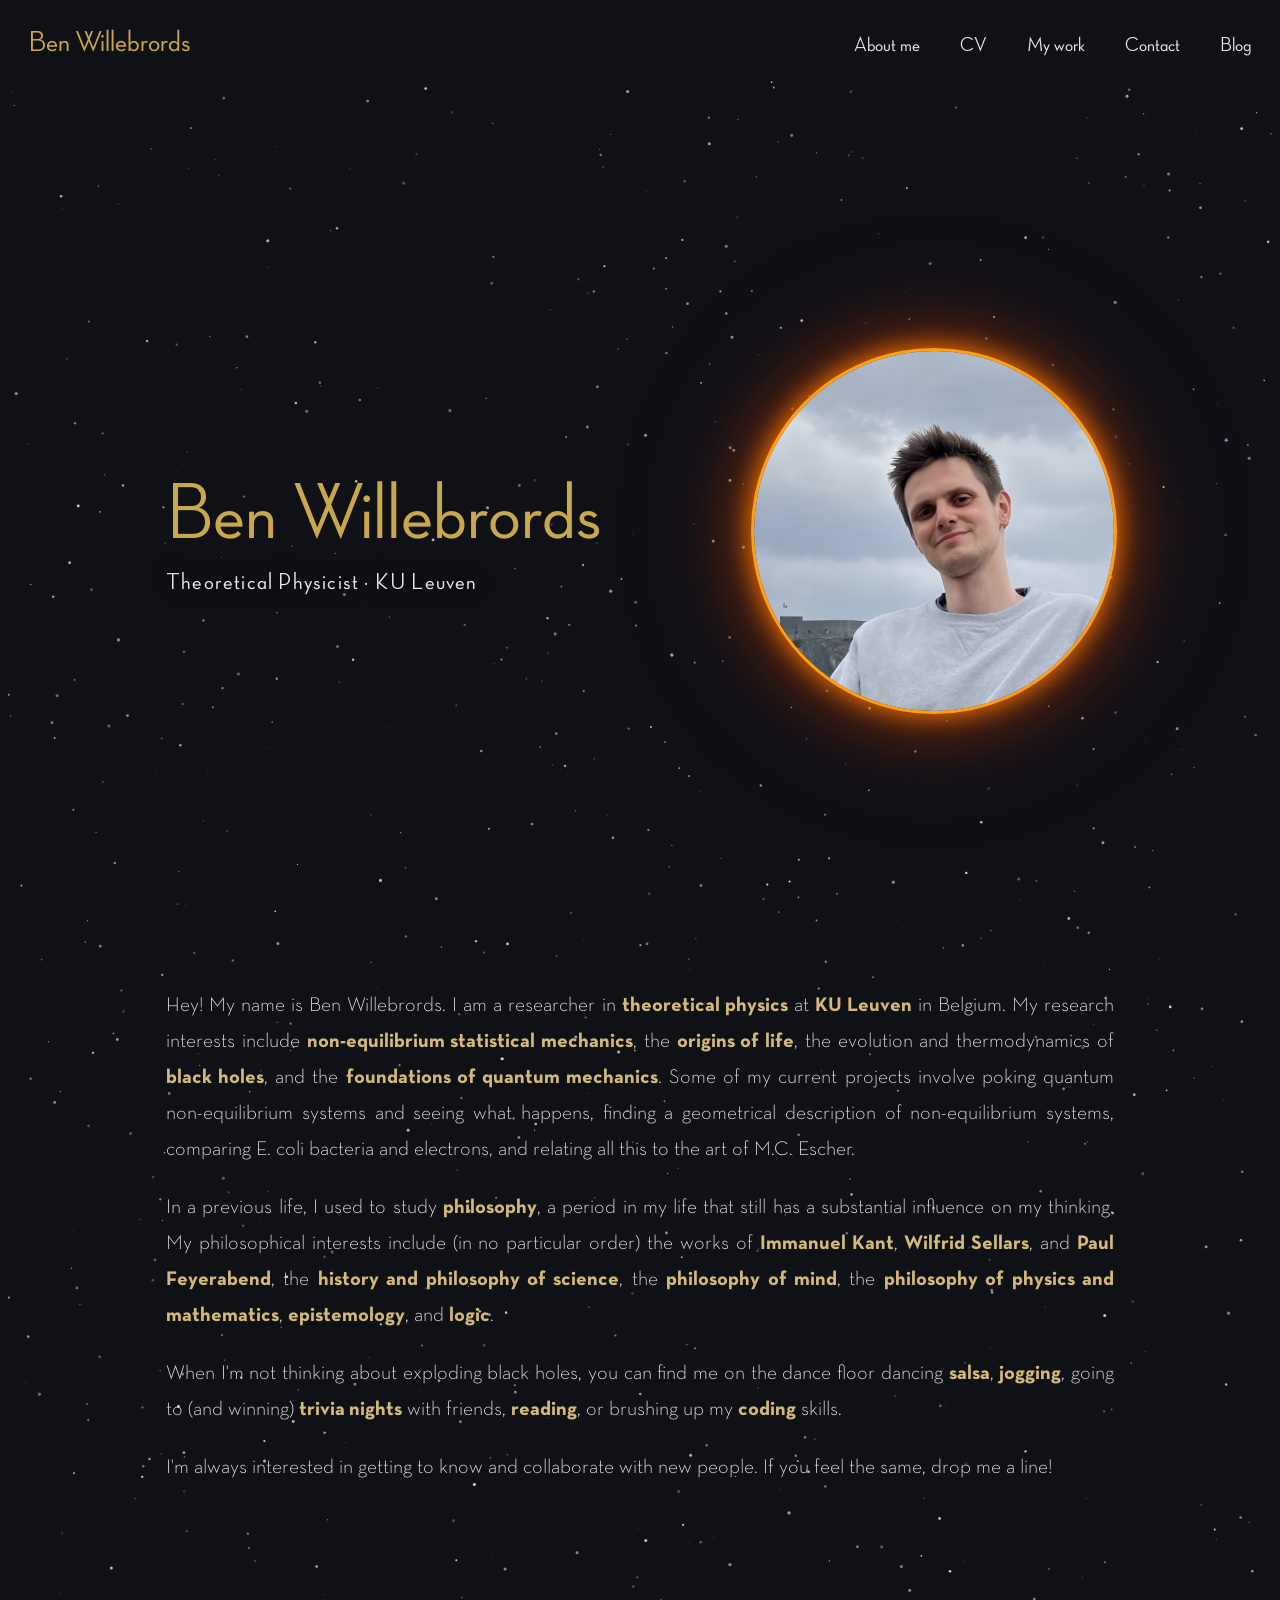
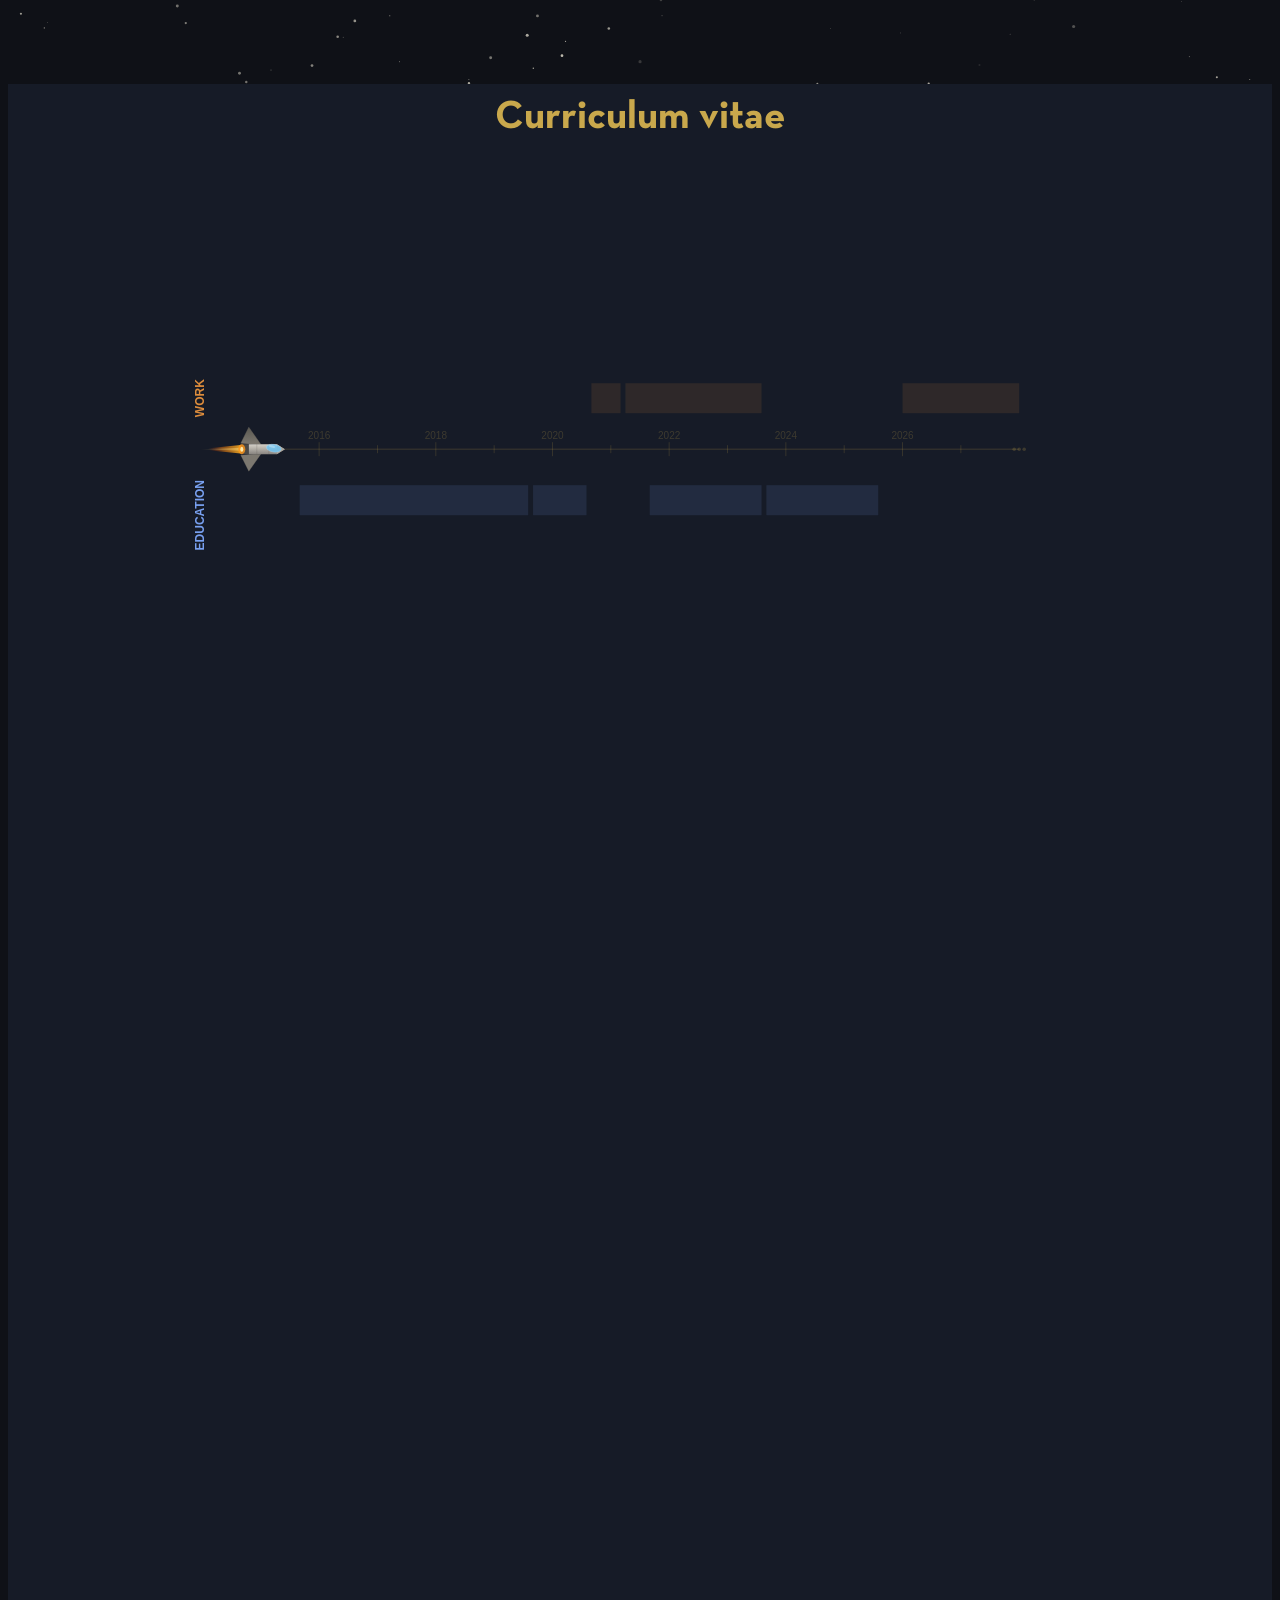
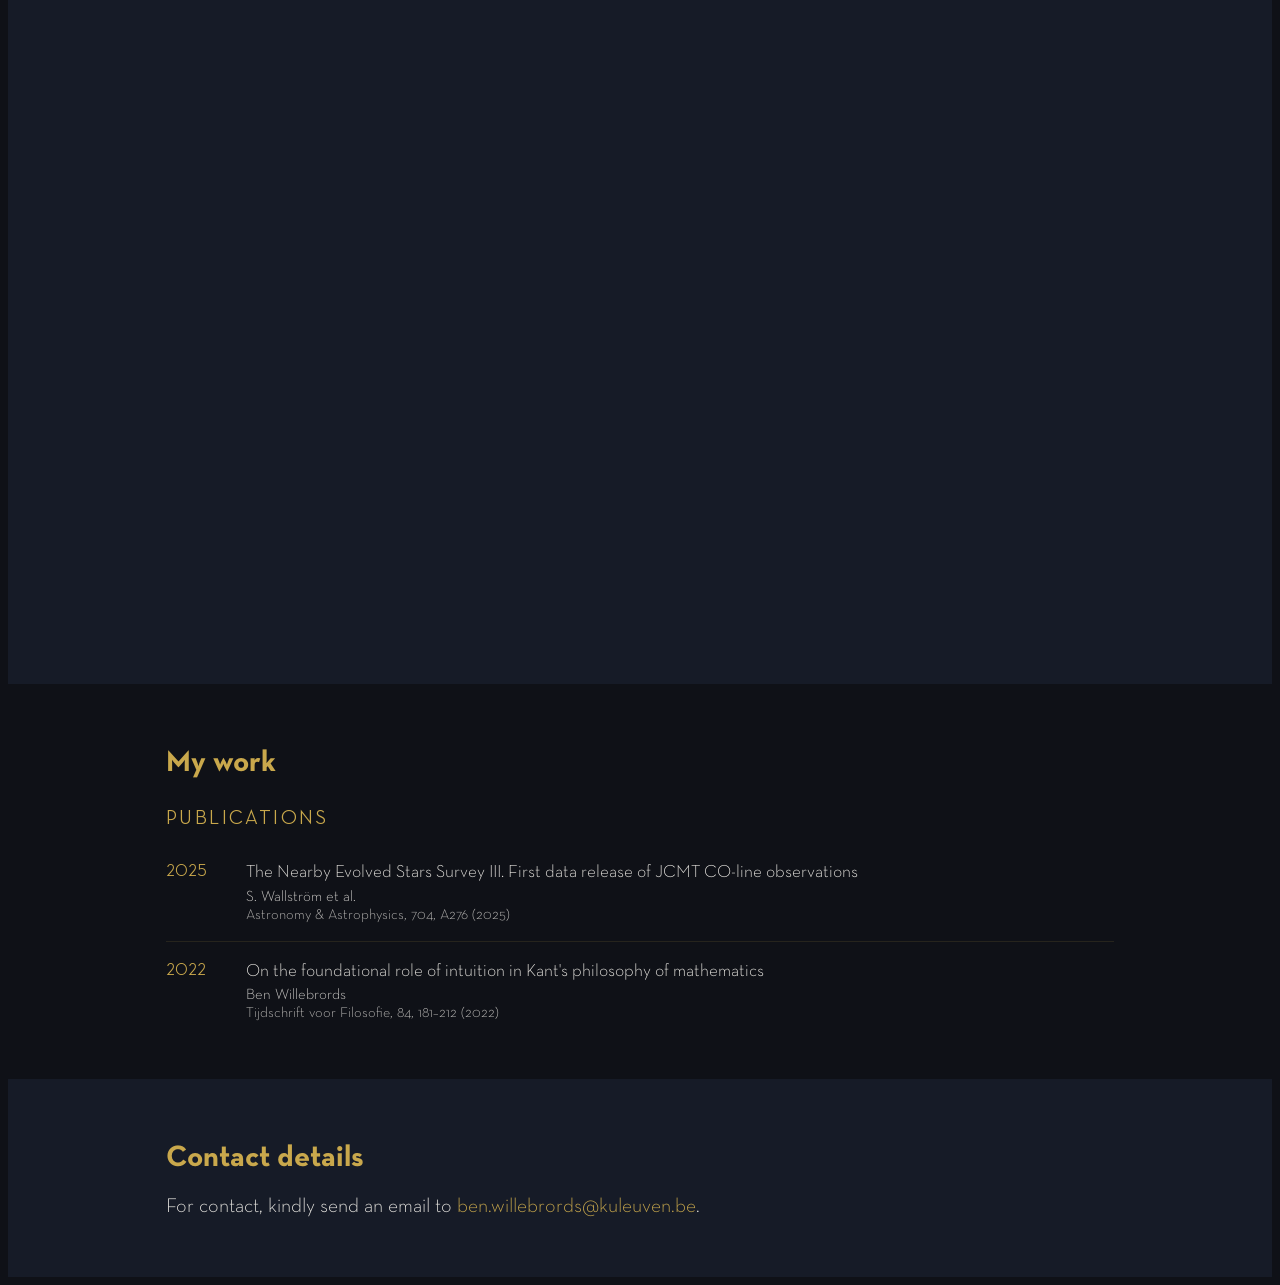
<file: index.html>
<!DOCTYPE html>
<html lang="en">
<head>
    <meta charset="UTF-8">
    <meta name="viewport" content="width=device-width, initial-scale=1.0">
    <title>Ben Willebrords</title>
    <link rel="stylesheet" href="./resources/css/style.css">
    
</head>
<body>
    <a href="#main-content" class="skip-link">Skip to main content</a>
    <header>
        <a class="name" href="/">
            Ben Willebrords
        </a>
        <nav aria-label="Main navigation">
            <ul>
                <li><a href="#about-me-bio">About me</a></li>
                <li><a href="#CV">CV</a></li>
                <li><a href="#my-work">My work</a></li>
                <li><a href="#contact">Contact</a></li>
                <li><a href="blog.html">Blog</a></li>
            </ul>
        </nav>
    </header>

    <main id="main-content">
    <div id="about-me">
        <canvas id="star-canvas" aria-hidden="true"></canvas>
        <div id="hero">
            <div id="hero-left">
                <h1 id="hero-name">Ben Willebrords</h1>
                <p id="hero-tagline">Theoretical Physicist · KU Leuven</p>
            </div>
            <div id="black-hole">
                <img src="resources/profiel_crop_smooth.jpg" alt="Profile picture of Ben Willebrords" id="profile-pic">
            </div>
        </div>
        <div id="about-me-bio">
            <p>Hey! My name is Ben Willebrords. I am a researcher in <strong>theoretical physics</strong> at
                <strong>KU Leuven</strong> in Belgium. My research interests include <strong>non-equilibrium
                statistical mechanics</strong>, the <strong>origins of life</strong>,
                the evolution and thermodynamics of <strong>black holes</strong>, and the
                <strong>foundations of quantum mechanics</strong>. Some of my current projects involve
                poking quantum non-equilibrium systems and seeing what happens, finding a geometrical
                description of non-equilibrium systems, comparing E. coli bacteria and electrons, and
                relating all this to the art of M.C. Escher.</p>
            <p>In a previous life, I used to study <strong>philosophy</strong>, a period in my life that still
                has a substantial influence on my thinking. My philosophical interests include
                (in no particular order) the works of <strong>Immanuel Kant</strong>,
                <strong>Wilfrid Sellars</strong>, and <strong>Paul Feyerabend</strong>,
                the <strong>history and philosophy of science</strong>, the <strong>philosophy of mind</strong>,
                the <strong>philosophy of physics and mathematics</strong>, <strong>epistemology</strong>, and <strong>logic</strong>.</p>
            <p>When I'm not thinking about exploding black holes, you can find me on the dance floor
                dancing <strong>salsa</strong>, <strong>jogging</strong>, going to (and winning) <strong>trivia nights</strong> with friends, <strong>reading</strong>,
                or brushing up my <strong>coding</strong> skills.</p>
            <p>I'm always interested in getting to know and collaborate with new people.
                If you feel the same, drop me a line!</p>
        </div>
    </div>

    <div id="CV">
        <div id="cv-scroll-area">
            <div id="cv-sticky">
                <h2 id="cv-title"><span class="cv-title-long">Curriculum vitae</span><span class="cv-title-short">CV</span></h2>
                <canvas id="cv-canvas" aria-hidden="true"></canvas>

                <div id="cv-card-0" class="cv-card">
                    <h3>BA of Philosophy</h3>
                    <span class="cv-period">Sep 2015 – Jun 2019 · KU Leuven</span>
                    <p>Thesis on the psychology and epistemology of the hard problem of consciousness.</p>
                </div>

                <div id="cv-card-1" class="cv-card">
                    <h3>MA of Philosophy</h3>
                    <span class="cv-period">Sep 2019 – Jun 2020 · KU Leuven</span>
                    <p>Awarded the Mercier prize for my thesis on Kant's philosophy of mathematics, later published in <em>Tijdschrift voor Filosofie</em>.</p>
                </div>

                <div id="cv-card-2" class="cv-card cv-card-work">
                    <h3>Research &amp; Teaching Assistant</h3>
                    <span class="cv-period">Sep 2020 – Mar 2021 · KU Leuven</span>
                    <p>Interdisciplinary researcher in philosophy and computer science. Teaching assistant for a course on logic and argumentation theory.</p>
                </div>

                <div id="cv-card-3" class="cv-card cv-card-work">
                    <h3>Science Teacher</h3>
                    <span class="cv-period">Apr 2021 – Aug 2023 · Sint-Martinuscollege Overijse</span>
                    <p>Teacher of physics, mathematics, and philosophy of science in secondary school.</p>
                </div>

                <div id="cv-card-4" class="cv-card">
                    <h3>BSc of Physics</h3>
                    <span class="cv-period">Sep 2021 – Jun 2023 · KU Leuven</span>
                    <p>Thesis on CO radio line shapes from AGB stars (later published in <i>Astronomy &amp; Astrophysics</i>) and on measuring the intensity and angular dependence of atmospheric muons.</p>
                </div>

                <div id="cv-card-5" class="cv-card">
                    <h3>MSc of Physics</h3>
                    <span class="cv-period">Sep 2023 – Jun 2025 · KU Leuven &amp; LMU Munich</span>
                    <p>Thesis on the Schwinger effect in Reissner-Nordström-de Sitter spacetime.
                        Exchange at the Arnold Sommerfeld Center for Theoretical Physics and the
                        Munich Center for Mathematical Philosophy.</p>
                </div>

                <div id="cv-card-6" class="cv-card cv-card-work">
                    <h3>PhD Researcher</h3>
                    <span class="cv-period">Jan 2026 – present · KU Leuven</span>
                    <p>Researcher of non-equilibrium statistical mechanics.</p>
                </div>
            </div>
        </div>
    </div>

    <div id="my-work">
        <h2>My work</h2>
        <h2 class="section-subheading">Publications</h2>
        <ul class="pub-list">
            <li class="pub-entry">
                <span class="pub-year">2025</span>
                <div class="pub-details">
                    <a href="https://doi.org/10.1051/0004-6361/202556298" class="pub-title" target="_blank" rel="noopener">The Nearby Evolved Stars Survey III. First data release of JCMT CO-line observations<span class="sr-only"> (opens in new tab)</span></a>
                    <span class="pub-authors">S. Wallström et al.</span>
                    <span class="pub-journal">Astronomy &amp; Astrophysics, 704, A276 (2025)</span>
                </div>
            </li>
            <li class="pub-entry">
                <span class="pub-year">2022</span>
                <div class="pub-details">
                    <a href="https://doi.org/10.2143/TVF.84.2.3291162" class="pub-title" target="_blank" rel="noopener">On the foundational role of intuition in Kant's philosophy of mathematics<span class="sr-only"> (opens in new tab)</span></a>
                    <span class="pub-authors">Ben Willebrords</span>
                    <span class="pub-journal">Tijdschrift voor Filosofie, 84, 181–212 (2022)</span>
                </div>
            </li>
        </ul>
    </div>

    <div id="contact">
        <h2>Contact details</h2>
        <p>For contact, kindly send an email to <span id="contact-email-wrap"></span>.</p>
    </div>
    </main>
    <script>
        (function () {
            const parts = ['ben', '.', 'willebrords', String.fromCharCode(64), 'kuleuven', '.', 'be'];
            const addr  = parts.join('');
            const a     = document.createElement('a');
            a.href        = 'mailto:' + addr;
            a.textContent = addr;
            document.getElementById('contact-email-wrap').appendChild(a);
        })();
    </script>
    <script src="resources/js/stars.js"></script>
    <script src="resources/js/cv-timeline.js"></script>
</body>
</html>
</file>
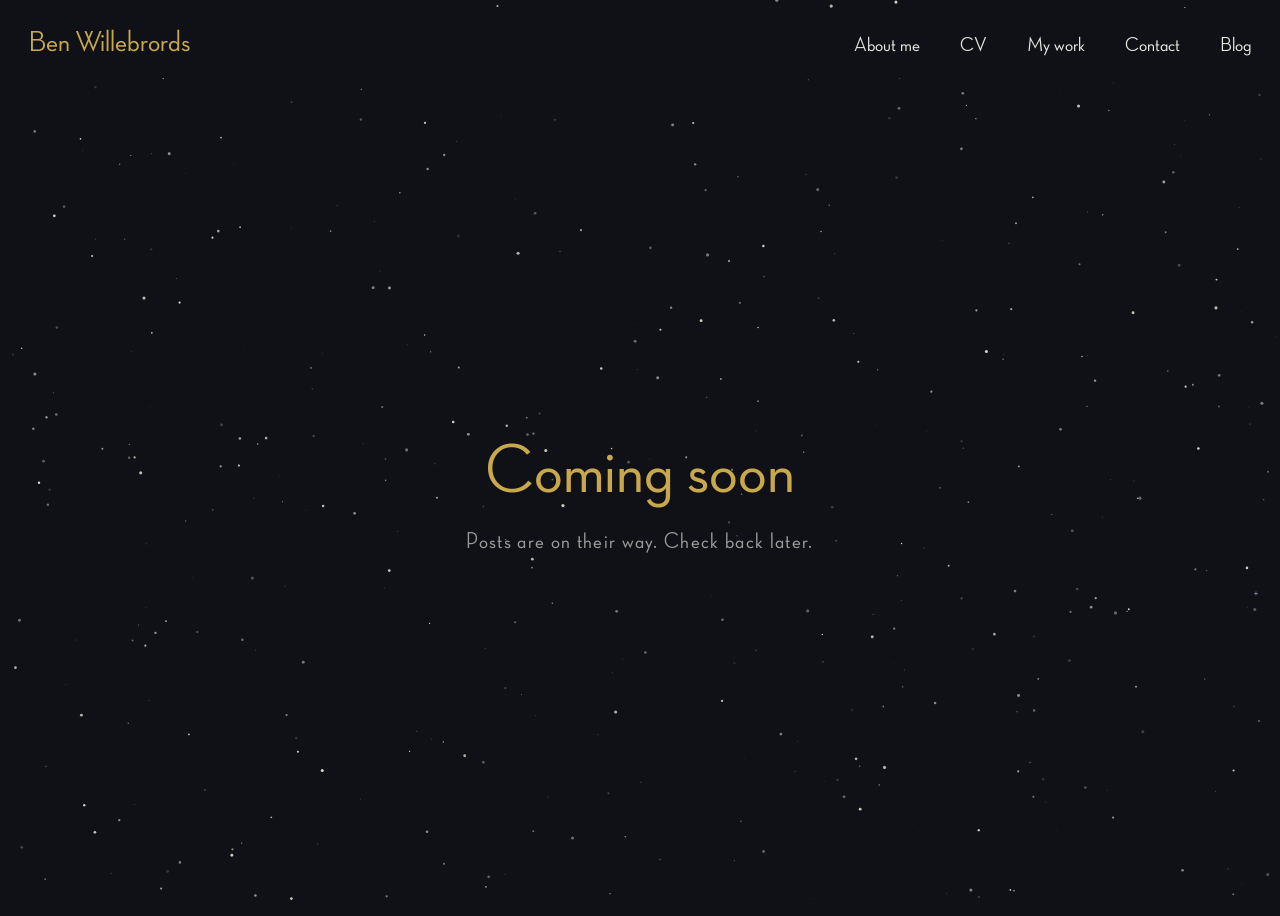
<file: blog.html>
<!DOCTYPE html>
<html lang="en">
<head>
    <meta charset="UTF-8">
    <meta name="viewport" content="width=device-width, initial-scale=1.0">
    <title>Blog — Ben Willebrords</title>
    <link rel="stylesheet" href="./resources/css/style.css">
    <style>
        #blog-canvas {
            position: fixed;
            top: 0;
            left: 0;
            width: 100%;
            height: 100%;
            pointer-events: none;
            z-index: 0;
        }

        #blog-content {
            position: relative;
            z-index: 1;
            display: flex;
            flex-direction: column;
            align-items: center;
            justify-content: center;
            height: calc(100vh - 3.5rem);
            text-align: center;
            gap: 1rem;
        }

        #blog-coming-soon {
            font-family: NeutraDisplay;
            font-weight: bolder;
            font-size: 3.5rem;
            color: #c9a84c;
            line-height: 1.1;
            margin: 0;
        }

        #blog-subtitle {
            font-family: NeutraDisplay;
            font-weight: bold;
            font-size: 1.1rem;
            color: rgba(232, 230, 225, 0.65);
            margin: 0;
            letter-spacing: 0.06em;
        }
    </style>
</head>
<body>
    <a href="#main-content" class="skip-link">Skip to main content</a>
    <header>
        <a class="name" href="index.html">
            Ben Willebrords
        </a>
        <nav aria-label="Main navigation">
            <ul>
                <li><a href="index.html#about-me">About me</a></li>
                <li><a href="index.html#CV">CV</a></li>
                <li><a href="index.html#my-work">My work</a></li>
                <li><a href="index.html#contact">Contact</a></li>
                <li><a href="blog.html">Blog</a></li>
            </ul>
        </nav>
    </header>

    <canvas id="blog-canvas" aria-hidden="true"></canvas>

    <main id="main-content">
    <div id="blog-content">
        <h1 id="blog-coming-soon">Coming soon</h1>
        <p id="blog-subtitle">Posts are on their way. Check back later.</p>
    </div>
    </main>

    <script>
        // Reuse the star animation with the blog canvas as target
        (function () {
            const canvas = document.getElementById('blog-canvas');
            const ctx = canvas.getContext('2d');

            let stars = [], shootingStars = [], satellites = [], supernovae = [];
            let lastTime = null;

            function resize() {
                canvas.width  = window.innerWidth;
                canvas.height = window.innerHeight;
                initStars();
            }

            function initStars() {
                stars = [];
                const count = Math.floor((canvas.width * canvas.height) / 2500);
                for (let i = 0; i < count; i++) {
                    stars.push({
                        x: Math.random() * canvas.width,
                        y: Math.random() * canvas.height,
                        radius: Math.random() * 1.4 + 0.2,
                        baseAlpha: Math.random() * 0.5 + 0.3,
                        twinkleSpeed: Math.random() * 0.015 + 0.004,
                        phase: Math.random() * Math.PI * 2,
                    });
                }
            }

            function spawnSatellite() {
                const edge = Math.floor(Math.random() * 4);
                let x, y;
                if (edge === 0) { x = Math.random() * canvas.width;  y = -4; }
                else if (edge === 1) { x = canvas.width + 4;  y = Math.random() * canvas.height; }
                else if (edge === 2) { x = Math.random() * canvas.width;  y = canvas.height + 4; }
                else { x = -4; y = Math.random() * canvas.height; }
                const tx = canvas.width - x + (Math.random() - 0.5) * canvas.width * 0.4;
                const ty = canvas.height - y + (Math.random() - 0.5) * canvas.height * 0.4;
                const dist = Math.sqrt((tx - x) ** 2 + (ty - y) ** 2);
                const speed = Math.random() * 0.6 + 0.5;
                satellites.push({ x, y, vx: (tx-x)/dist*speed, vy: (ty-y)/dist*speed,
                    blinkPhase: Math.random() * Math.PI * 2, blinkSpeed: Math.random() * 0.04 + 0.015 });
            }

            function spawnShootingStar() {
                const angle = Math.PI / 5 + (Math.random() - 0.5) * 0.4;
                const speed = Math.random() * 5 + 7;
                shootingStars.push({
                    x: Math.random() * canvas.width * 0.8, y: Math.random() * canvas.height * 0.5,
                    dx: Math.cos(angle), dy: Math.sin(angle), speed,
                    length: Math.random() * 120 + 80, life: 1.0,
                    decay: Math.random() * 0.006 + 0.004,
                });
            }

            function spawnSupernova() {
                supernovae.push({
                    x: Math.random() * canvas.width, y: Math.random() * canvas.height,
                    age: 0, duration: Math.random() * 4 + 7, maxGlow: Math.random() * 30 + 25,
                });
            }

            function draw(timestamp) {
                const dt = lastTime ? Math.min((timestamp - lastTime) / 1000, 0.1) : 0;
                lastTime = timestamp;
                ctx.clearRect(0, 0, canvas.width, canvas.height);

                for (const s of stars) {
                    s.phase += s.twinkleSpeed;
                    const alpha = Math.max(0.05, Math.min(1, s.baseAlpha + Math.sin(s.phase) * 0.25));
                    ctx.beginPath();
                    ctx.arc(s.x, s.y, s.radius, 0, Math.PI * 2);
                    ctx.fillStyle = `rgba(220, 215, 200, ${alpha})`;
                    ctx.fill();
                }

                for (let i = shootingStars.length - 1; i >= 0; i--) {
                    const s = shootingStars[i];
                    s.x += s.dx * s.speed; s.y += s.dy * s.speed; s.life -= s.decay;
                    if (s.life <= 0 || s.x > canvas.width + 50 || s.y > canvas.height + 50) {
                        shootingStars.splice(i, 1); continue;
                    }
                    const tailX = s.x - s.dx * s.length * s.life;
                    const tailY = s.y - s.dy * s.length * s.life;
                    const grad = ctx.createLinearGradient(tailX, tailY, s.x, s.y);
                    grad.addColorStop(0, `rgba(220, 215, 200, 0)`);
                    grad.addColorStop(1, `rgba(220, 215, 200, ${s.life * 0.9})`);
                    ctx.beginPath(); ctx.moveTo(tailX, tailY); ctx.lineTo(s.x, s.y);
                    ctx.strokeStyle = grad; ctx.lineWidth = 1.5; ctx.stroke();
                    ctx.beginPath(); ctx.arc(s.x, s.y, 1.2, 0, Math.PI * 2);
                    ctx.fillStyle = `rgba(255, 250, 230, ${s.life})`; ctx.fill();
                }

                for (let i = satellites.length - 1; i >= 0; i--) {
                    const s = satellites[i];
                    s.x += s.vx; s.y += s.vy; s.blinkPhase += s.blinkSpeed;
                    if (s.x < -20 || s.x > canvas.width + 20 || s.y < -20 || s.y > canvas.height + 20) {
                        satellites.splice(i, 1); continue;
                    }
                    const alpha = 0.45 + Math.sin(s.blinkPhase) * 0.35;
                    ctx.fillStyle = `rgba(200, 215, 255, ${Math.max(0.05, alpha)})`;
                    ctx.fillRect(s.x - 2, s.y - 0.5, 4, 1);
                    ctx.fillRect(s.x - 0.5, s.y - 2, 1, 4);
                }

                for (let i = supernovae.length - 1; i >= 0; i--) {
                    const s = supernovae[i];
                    s.age += dt;
                    if (s.age >= s.duration) { supernovae.splice(i, 1); continue; }
                    const t = s.age / s.duration;
                    const b = t < 0.08 ? t / 0.08 : 1 - (t - 0.08) / 0.92;
                    const glowR = 3 + b * s.maxGlow;
                    const halo = ctx.createRadialGradient(s.x, s.y, 0, s.x, s.y, glowR);
                    halo.addColorStop(0,    `rgba(255, 255, 235, ${b * 0.95})`);
                    halo.addColorStop(0.25, `rgba(200, 210, 255, ${b * 0.55})`);
                    halo.addColorStop(0.6,  `rgba(140, 160, 255, ${b * 0.20})`);
                    halo.addColorStop(1,    `rgba(100, 120, 220, 0)`);
                    ctx.beginPath(); ctx.arc(s.x, s.y, glowR, 0, Math.PI * 2);
                    ctx.fillStyle = halo; ctx.fill();
                    ctx.beginPath(); ctx.arc(s.x, s.y, Math.max(0.5, 2.5 * b), 0, Math.PI * 2);
                    ctx.fillStyle = `rgba(255, 255, 245, ${b})`; ctx.fill();
                    if (t < 0.30) {
                        const ringFrac = t / 0.30;
                        ctx.beginPath(); ctx.arc(s.x, s.y, ringFrac * s.maxGlow * 2.2, 0, Math.PI * 2);
                        ctx.strokeStyle = `rgba(180, 200, 255, ${(1 - ringFrac) * 0.45})`;
                        ctx.lineWidth = 1.2; ctx.stroke();
                    }
                }

                if (Math.random() < 0.0022)  spawnShootingStar();
                if (Math.random() < 0.00035) spawnSatellite();
                if (Math.random() < 0.00050) spawnSupernova();

                requestAnimationFrame(draw);
            }

            window.addEventListener('resize', resize);
            resize();
            spawnSatellite();
            requestAnimationFrame(draw);
        })();
    </script>
</body>
</html>
</file>
<file: resources/css/style.css>
/* font business */
    @font-face {
        font-family: NeutraTitling;
        src: url(../Fonts/NeutraDisplay-Titling.woff2) format('woff2');
    }

    @font-face {
        font-family: NeutraDisplay;
        src: url(../Fonts/NeutraDisplay-MediumAlt.woff2) format('woff2');
        font-weight: bold;
    }

    @font-face {
        font-family: NeutraDisplay;
        src: url(../Fonts/NeutraDisplay-BoldAlt.woff2) format('woff2');
        font-weight: bolder;
    }

    @font-face {
        font-family: NeutraDisplay;
        src: url(../Fonts/NeutraDisplay-LightAlt.woff2) format('woff2');
        font-weight: normal;
    }

    @font-face {
        font-family: NeutraDisplay;
        src: url(../Fonts/NeutraDisplay-ThinAlt.woff2) format('woff2');
        font-weight: lighter;
    }

    @font-face {
        font-family: NeutraDraft;
        src: url(../Fonts/NeutraDisplay-DraftAlt.otf) format('opentype');
    }

    @font-face {
        font-family: NeutraText;
        src: url(../Fonts/NeutraText-Demi.otf) format('opentype');
        font-weight: normal;
        font-style: normal;
    }

    @font-face {
        font-family: NeutraText;
        src: url(../Fonts/NeutraText-DemiItalic.otf) format('opentype');
        font-weight: normal;
        font-style: italic;
    }

    @font-face {
        font-family: NeutraText;
        src: url(../Fonts/NeutraText-Bold.otf) format('opentype');
        font-weight: bold;
        font-style: normal;
    }

    @font-face {
        font-family: NeutraText;
        src: url(../Fonts/NeutraText-BoldItalic.otf) format('opentype');
        font-weight: bold;
        font-style: italic;
    }

    @font-face {
        font-family: NeutraText;
        src: url(../Fonts/NeutraText-Light.otf) format('opentype');
        font-weight: lighter;
        font-style: normal;
    }

    @font-face {
        font-family: NeutraText;
        src: url(../Fonts/NeutraText-LightItalic.otf) format('opentype');
        font-weight: lighter;
        font-style: italic;
    }
/* font business */

html {
    font-family: NeutraText;
    font-size: 20px;
    background-color: #0f1117;
    color: #e8e6e1;
    scroll-behavior: smooth;
}

header {
    font-family: NeutraDisplay;
    font-weight: bolder;
    background-color: #0f1117;
    color: #e8e6e1;
    width: 100%;
    display: flex;
    align-items: baseline;
    justify-content: space-between;
    position: sticky;
    top: 0;
    z-index: 10;

    & .name {
        font-size: 1.5rem;
        padding: 1rem;
        color: #c9a84c;
        text-decoration: none;

        &:hover {
            opacity: 0.8;
        }
    }

    & ul {
        list-style-type: none;
        margin: 0;
        padding: 0;
        display: flex;

        & li a {
            color: #e8e6e1;
            text-decoration: none;
            padding: 1rem;
            transition: color 0.2s ease;
        }

        & li a:hover {
            color: #c9a84c;
        }
    }
}

.section {
    width: 75%;
    justify-self: center;
    text-align: justify;
    padding: 1rem;
    scroll-margin-top: 3.5rem;

    & h1 {
        color: #c9a84c;
    }

    & .indent {
        margin-left: 12px;
    }
}

#about-me {
    background-color: #0f1117;
    scroll-margin-top: 3.5rem;
    position: relative;
    overflow: hidden;
}

#star-canvas {
    position: absolute;
    top: 0;
    left: 0;
    width: 100%;
    height: 100%;
    pointer-events: none;
    z-index: 0;
}

#hero {
    display: flex;
    align-items: center;
    justify-content: center;
    gap: 4rem;
    min-height: calc(100vh - 3.5rem);
    max-width: 75%;
    margin: 0 auto;
    padding: 2rem 1rem;
    position: relative;
    z-index: 1;
}

#hero-left {
    flex: 1;
}

#hero-name {
    font-family: NeutraDisplay;
    font-weight: bolder;
    font-size: 4rem;
    color: #c9a84c;
    margin: 0 0 0.5rem 0;
    line-height: 1.1;
}

#hero-tagline {
    font-family: NeutraDisplay;
    font-weight: bold;
    font-size: 1.2rem;
    color: #e8e6e1;
    margin: 0;
    letter-spacing: 0.05em;
    text-shadow: 0 0 18px rgba(0, 0, 0, 1), 0 0 6px rgba(0, 0, 0, 0.8);
}

#about-me-bio {
    max-width: 75%;
    margin: 0 auto;
    padding: 0 1rem 22vh;
    text-align: justify;
    position: relative;
    z-index: 1;
    scroll-margin-top: 10rem;

    & p {
        line-height: 1.8;
        margin: 0 0 1.1rem 0;

        &:last-child {
            margin-bottom: 0;
        }
    }

    & strong {
        color: #d4ba7a;
        font-weight: bold;
    }
}

#CV {
    background-color: #161b27;
    scroll-margin-top: 3.5rem;
}

#cv-title {
    font-family: NeutraText;
    font-size: 2rem;
    color: #c9a84c;
    text-align: center;
    margin: 0;
    padding: 0;
    position: absolute;
    top: 0.75rem;
    left: 0;
    right: 0;
    z-index: 2;
    pointer-events: none;

    & .cv-title-short { display: none; }
}

@media (max-width: 933px) {
    #cv-title {
        text-align: left;
        left: 0.75rem;
        right: auto;

        & .cv-title-long { display: none; }
        & .cv-title-short { display: inline; }
    }
}

#cv-scroll-area {
    height: 600vh;
    position: relative;
}

#cv-sticky {
    position: sticky;
    top: 3.5rem;
    height: calc(100vh - 3.5rem);
    width: 75%;
    margin: 0 auto;
    overflow: hidden;
}

#cv-canvas {
    position: absolute;
    top: 0;
    left: 0;
    width: 100%;
    height: 100%;
    z-index: 0;
}

.cv-card {
    position: absolute;
    width: 200px;
    box-sizing: border-box;
    background: rgba(10, 12, 20, 0.9);
    border: 1px solid rgba(201, 168, 76, 0.3);
    border-radius: 6px;
    padding: 0.7rem 0.85rem;
    opacity: 0;
    transition: opacity 0.35s ease;
    pointer-events: none;
    z-index: 2;

    &.active {
        opacity: 1;
    }

    &.cv-card-visited {
        width: auto !important;
        white-space: nowrap;
    }

    &.cv-card-visited .cv-period,
    &.cv-card-visited p {
        display: none;
    }

    & h3 {
        font-family: NeutraDisplay;
        font-weight: bold;
        font-size: 0.82rem;
        color: #c9a84c;
        margin: 0 0 0.2rem 0;
    }

    & .cv-period {
        display: block;
        font-size: 0.67rem;
        color: rgba(232, 230, 225);
        margin-bottom: 0.45rem;
        font-style: italic;
    }

    & p {
        font-size: 0.7rem;
        line-height: 1.45;
        margin: 0;
        color: rgba(232, 230, 225);
    }
}

a {
    color: #c9a84c;
    text-decoration: none;

    &:hover {
        opacity: 0.75;
    }
}

#my-work {
    background-color: #0f1117;
    scroll-margin-top: 3.5rem;
    padding: 2rem 12.5%;

    & h2 {
        color: #c9a84c;
    }
}

.section-subheading {
    font-family: NeutraDisplay;
    font-weight: bold;
    font-size: 1rem;
    color: rgba(232, 230, 225);
    letter-spacing: 0.12em;
    text-transform: uppercase;
    margin: 1.5rem 0 0.75rem;
}

.pub-list {
    list-style: none;
    padding: 0;
    margin: 0;
}

.pub-entry {
    display: flex;
    gap: 1.5rem;
    padding: 0.9rem 0;
    border-bottom: 1px solid rgba(201, 168, 76, 0.12);

    &:last-child {
        border-bottom: none;
    }
}

.pub-year {
    font-family: NeutraDisplay;
    font-weight: bold;
    font-size: 0.8rem;
    color: #c9a84c;
    min-width: 2.5rem;
    padding-top: 0.15rem;
    flex-shrink: 0;
}

.pub-details {
    display: flex;
    flex-direction: column;
    gap: 0.2rem;
}

.pub-title {
    color: #e8e6e1;
    font-size: 0.88rem;
    line-height: 1.4;

    &:hover {
        color: #c9a84c;
        opacity: 1;
    }
}

.pub-authors {
    font-size: 0.75rem;
    color: rgba(232, 230, 225, 0.9);
}

.pub-journal {
    font-size: 0.72rem;
    color: rgba(232, 230, 225, 0.8);
}

#contact {
    background-color: #161b27;
    scroll-margin-top: 3.5rem;
    padding: 2rem 12.5%;
    text-align: justify;

    & h2 {
        color: #c9a84c;
    }
}

#black-hole {
    flex-shrink: 0;
}

#profile-pic {
    width: 360px;
    height: 360px;
    object-fit: cover;
    border-radius: 50%;
    pointer-events: none;
    box-shadow:
        0 0 0 3px rgba(255, 160, 20, 1),
        0 0 20px 8px rgba(255, 120, 0, 0.7),
        0 0 55px 22px rgba(200, 70, 0, 0.4),
        0 0 100px 45px rgba(140, 40, 0, 0.18);
}

/* ── Accessibility ─────────────────────────────────────────────────────── */

.sr-only {
    position: absolute;
    width: 1px;
    height: 1px;
    padding: 0;
    margin: -1px;
    overflow: hidden;
    clip: rect(0, 0, 0, 0);
    white-space: nowrap;
    border: 0;
}

.skip-link {
    position: absolute;
    top: -100%;
    left: 1rem;
    background: #c9a84c;
    color: #0f1117;
    padding: 0.5rem 1rem;
    font-family: NeutraDisplay;
    font-weight: bold;
    font-size: 0.9rem;
    border-radius: 0 0 4px 4px;
    z-index: 100;
    text-decoration: none;
    transition: top 0.2s;
}

.skip-link:focus {
    top: 0;
}

:focus-visible {
    outline: 2px solid #c9a84c;
    outline-offset: 3px;
}

/* ── Responsive design ─────────────────────────────────────────────────── */

@media (max-width: 900px) {
    html {
        font-size: 18px;
    }

    #hero {
        flex-direction: column-reverse;
        gap: 2rem;
        min-height: auto;
        padding: 3rem 1.5rem 2rem;
        text-align: center;
    }

    #hero-left {
        flex: none;
    }

    #hero-name {
        font-size: 2.8rem;
    }

    #profile-pic {
        width: 240px;
        height: 240px;
    }

    #about-me-bio {
        max-width: 90%;
        scroll-margin-top: 100px;
    }

    #cv-sticky {
        width: 90%;
    }

    #my-work,
    #contact {
        padding: 2rem 5%;
    }
}

@media (max-width: 600px) {
    html {
        font-size: 16px;
    }

    header {
        flex-wrap: wrap;
        justify-content: center;
        gap: 0.25rem;
    }

    header .name {
        width: 100%;
        text-align: center;
        padding: 0.75rem 1rem 0.25rem;
    }

    header ul {
        flex-wrap: wrap;
        justify-content: center;
        padding: 0 0.5rem 0.5rem;
    }

    header ul li a {
        padding: 0.4rem 0.5rem;
        font-size: 0.8rem;
    }

    #cv-scroll-area {
        height: 500vh;
    }

    #cv-sticky {
        width: 100%;
        top: 5.5rem;
        height: calc(100vh - 5.5rem);
    }

    #CV {
        scroll-margin-top: 5.5rem;
    }

    #hero-name {
        font-size: 2.2rem;
    }

    #hero-tagline {
        font-size: 1rem;
    }

    #profile-pic {
        width: 180px;
        height: 180px;
    }

    #my-work,
    #contact {
        padding: 1.5rem 4%;
    }
}
</file>
